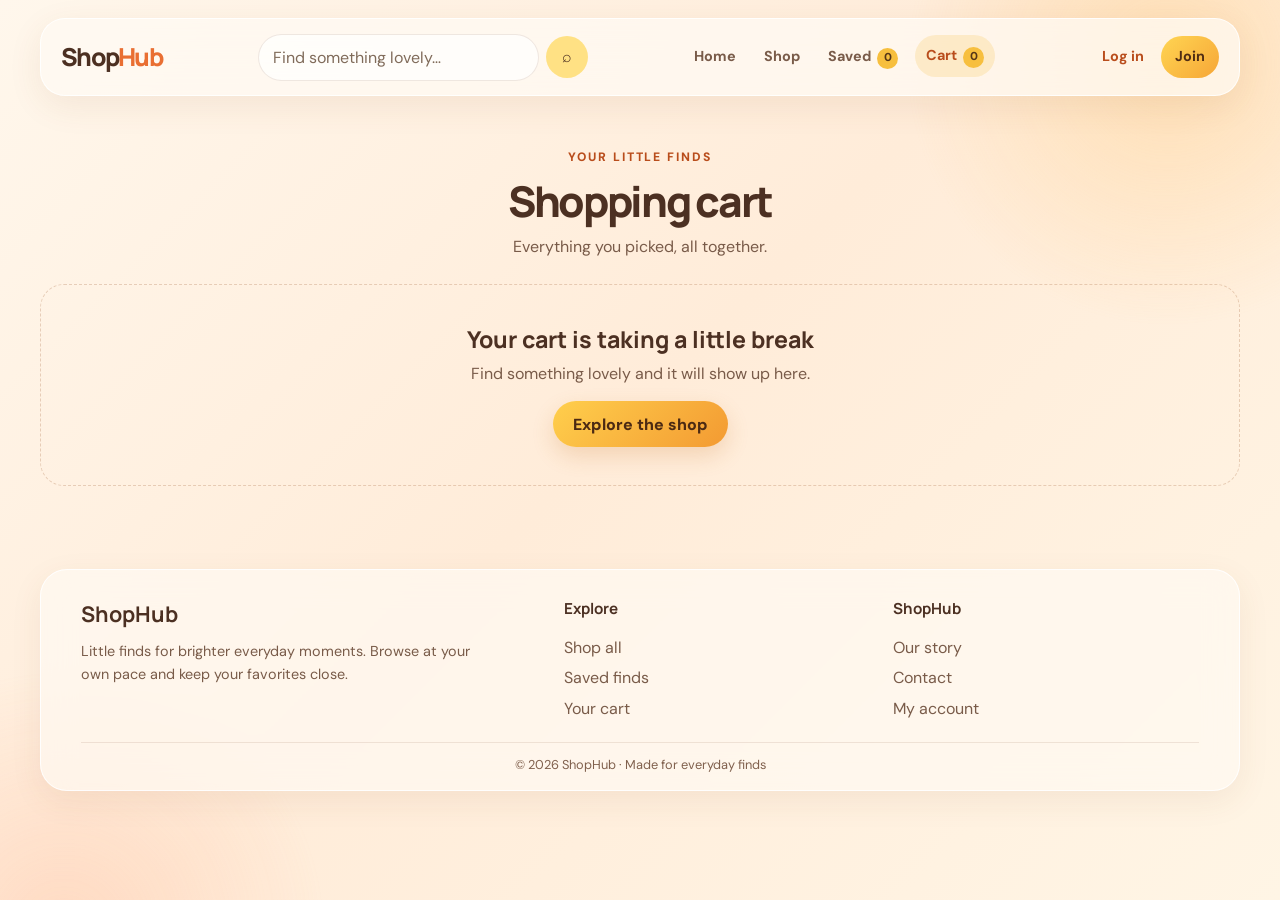
<file: cart.html>
<!DOCTYPE html>
<html lang="en">
<head>
  <meta charset="UTF-8">
  <meta name="viewport" content="width=device-width, initial-scale=1.0">
  <meta name="theme-color" content="#fff0df">
  <title>Your cart | ShopHub</title>
  <link rel="stylesheet" href="css/style.css">
</head>
<body>
  <header id="siteHeader"></header>
  <main class="page-shell products">
    <div class="products-heading">
      <p class="eyebrow">YOUR LITTLE FINDS</p>
      <h1 class="section-heading">Shopping cart</h1>
      <p class="section-intro">Everything you picked, all together.</p>
    </div>
    <div id="cartItems" class="product-grid" aria-live="polite"></div>
    <section id="cartSummary" class="total-panel glass-panel" aria-live="polite">
      <h2 id="totalPrice"></h2>
      <a id="checkoutLink" class="button-primary" href="checkout.html">Continue to checkout <span aria-hidden="true">→</span></a>
    </section>
  </main>
  <footer id="siteFooter"></footer>
  <script src="js/shop-store.js"></script>
  <script src="js/navbar.js"></script>
  <script src="js/catalog.js"></script>
  <script src="js/cart.js"></script>
</body>
</html>
</file>
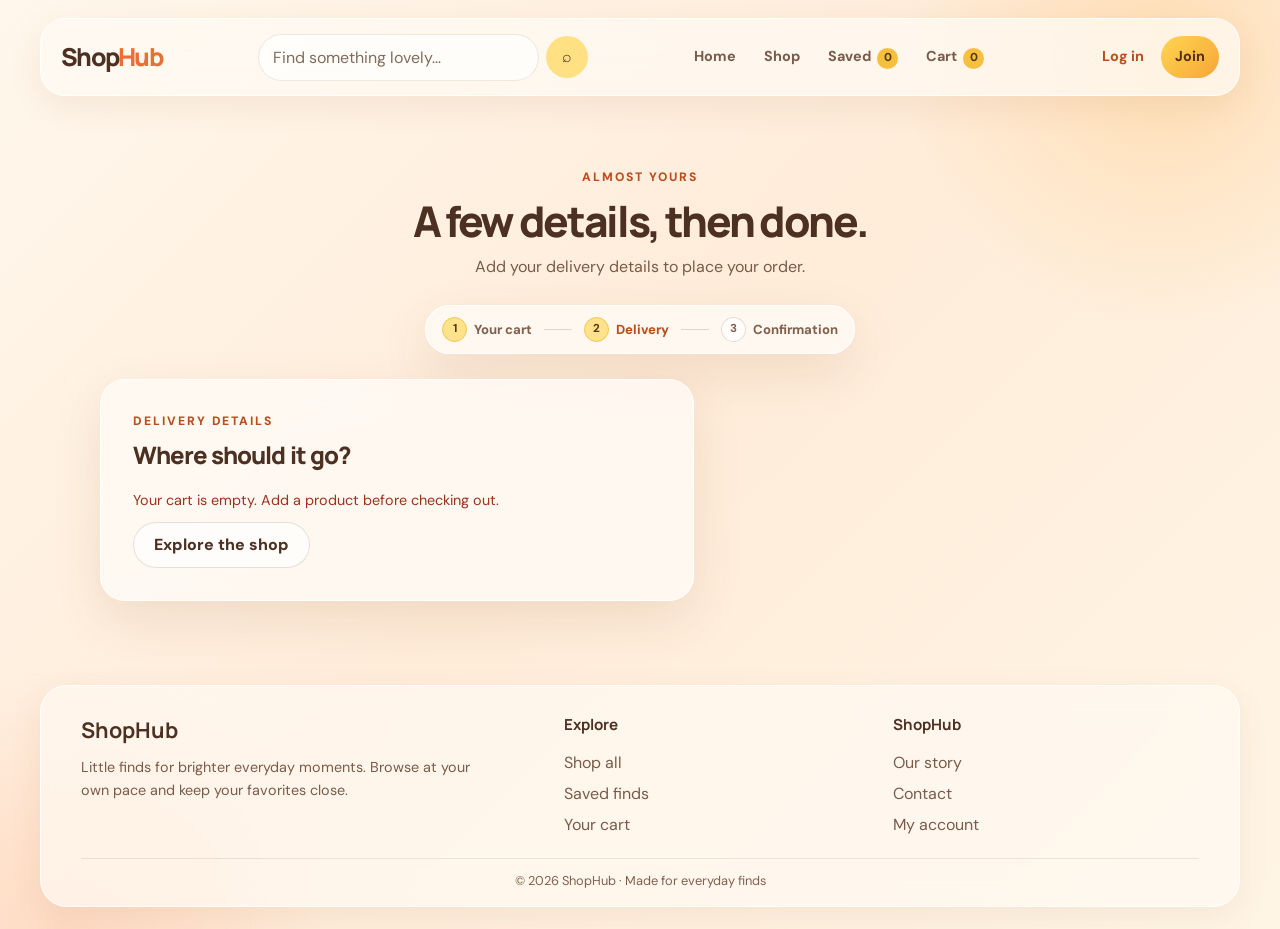
<file: checkout.html>
<!DOCTYPE html>
<html lang="en">
<head>
  <meta charset="UTF-8">
  <meta name="viewport" content="width=device-width, initial-scale=1.0">
  <meta name="theme-color" content="#fff0df">
  <title>Checkout | ShopHub</title>
  <link rel="stylesheet" href="css/style.css">
</head>
<body>
  <header id="siteHeader"></header>
  <main class="page-shell checkout-main">
    <header class="page-intro">
      <p class="eyebrow">ALMOST YOURS</p>
      <h1 class="section-heading">A few details, then done.</h1>
      <p class="section-intro">Add your delivery details to place your order.</p>
    </header>
    <nav class="checkout-steps glass-panel" aria-label="Checkout progress">
      <span class="checkout-step is-complete"><i>1</i> Your cart</span>
      <span class="step-line" aria-hidden="true"></span>
      <span class="checkout-step is-current" aria-current="step"><i>2</i> Delivery</span>
      <span class="step-line" aria-hidden="true"></span>
      <span class="checkout-step"><i>3</i> Confirmation</span>
    </nav>
    <div id="checkoutView" class="checkout-layout">
      <section class="checkout-card glass-panel" aria-labelledby="deliveryTitle">
        <p class="eyebrow">DELIVERY DETAILS</p>
        <h2 id="deliveryTitle">Where should it go?</h2>
        <p id="checkoutStatus" class="form-status" role="status" aria-live="polite" aria-atomic="true"></p>
        <form id="checkoutForm" class="form-stack">
          <label for="deliveryName">Full name</label>
          <input id="deliveryName" name="name" type="text" autocomplete="name" maxlength="120" placeholder="Your full name" required>
          <label for="deliveryAddress">Address</label>
          <textarea id="deliveryAddress" name="address" autocomplete="street-address" minlength="5" maxlength="300" placeholder="House, street, area, city, PIN code" required></textarea>
          <label for="deliveryPhone">Phone number</label>
          <input id="deliveryPhone" name="phone" type="tel" autocomplete="tel" inputmode="tel" maxlength="24" placeholder="+91 98765 43210" required>
          <button id="placeOrderBtn" class="button-primary" type="submit">Place my order <span aria-hidden="true">→</span></button>
          <button id="newOrderAttemptBtn" class="button-secondary" type="button" hidden>Start a new order with these details</button>
        </form>
        <a id="checkoutEmptyLink" class="button-secondary checkout-empty-link" href="products.html" hidden>Explore the shop</a>
      </section>
      <aside id="checkoutSummary" class="checkout-card checkout-summary glass-panel" aria-labelledby="summaryTitle">
        <p class="eyebrow">YOUR HAPPY FINDS</p>
        <h2 id="summaryTitle">Order summary</h2>
        <div id="checkoutItems" class="checkout-items"></div>
        <div class="checkout-total"><span>Total</span><strong id="checkoutTotal"></strong></div>
        <p class="checkout-note">Demo checkout only: no payment is collected. Order details stay in this browser, so use sample delivery information.</p>
      </aside>
    </div>
    <section id="orderSuccess" class="order-success glass-panel" aria-labelledby="successTitle" hidden>
      <div class="success-sparkle" aria-hidden="true">✦</div>
      <p class="eyebrow">ALL SET</p>
      <h2 id="successTitle" tabindex="-1">Order confirmed successfully!</h2>
      <p>Thank you for shopping with ShopHub. We have saved your order.</p>
      <dl class="success-details"><div><dt>Order reference</dt><dd id="orderReference"></dd></div><div><dt>Order total</dt><dd id="confirmedTotal"></dd></div></dl>
      <div class="success-actions"><a class="button-primary" href="orders.html">View my orders</a><a class="button-secondary" href="products.html">Keep browsing</a></div>
    </section>
  </main>
  <footer id="siteFooter"></footer>
  <script src="js/shop-store.js"></script>
  <script src="js/navbar.js"></script>
  <script src="js/catalog.js"></script>
  <script src="js/checkout.js"></script>
</body>
</html>
</file>
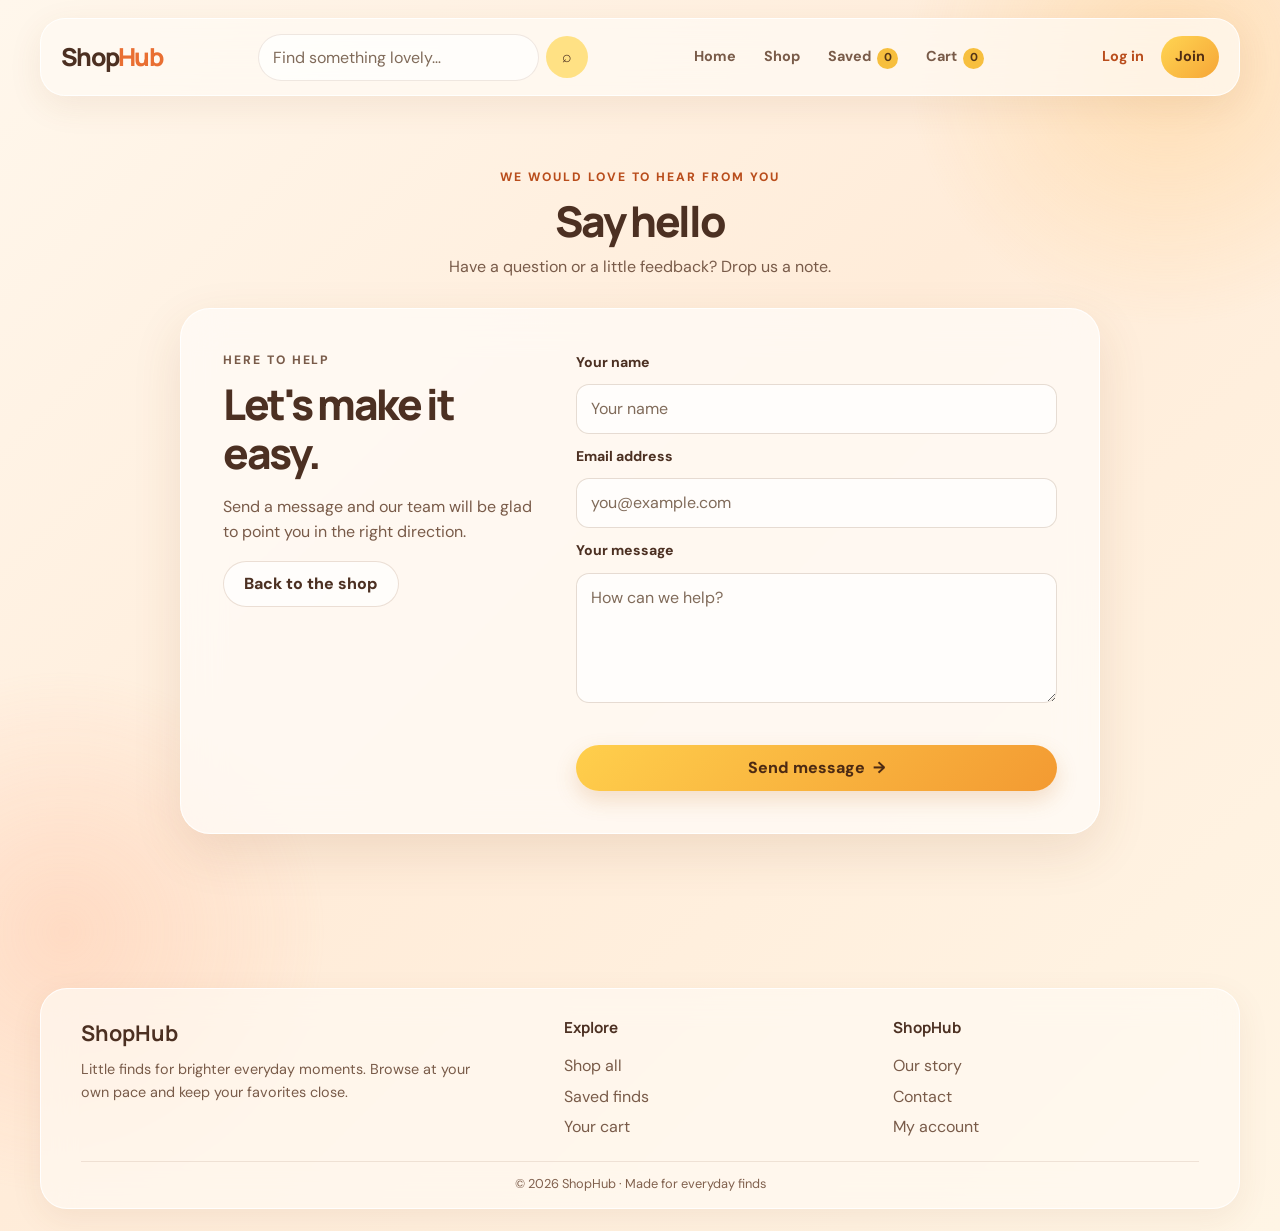
<file: contact.html>
<!DOCTYPE html>
<html lang="en">
<head>
  <meta charset="UTF-8">
  <meta name="viewport" content="width=device-width, initial-scale=1.0">
  <meta name="theme-color" content="#fff0df">
  <title>Contact us | ShopHub</title>
  <link rel="stylesheet" href="css/style.css">
</head>
<body>
  <header id="siteHeader"></header>
  <main class="page-shell">
    <header class="page-intro">
      <p class="eyebrow">WE WOULD LOVE TO HEAR FROM YOU</p>
      <h1 class="section-heading">Say hello</h1>
      <p class="section-intro">Have a question or a little feedback? Drop us a note.</p>
    </header>
    <section class="contact-layout glass-panel reveal" aria-labelledby="contactHeading">
      <div class="contact-copy">
        <p class="eyebrow">HERE TO HELP</p>
        <h2 id="contactHeading" class="section-heading">Let's make it easy.</h2>
        <p>Send a message and our team will be glad to point you in the right direction.</p>
        <a class="button-secondary" href="products.html">Back to the shop</a>
      </div>
      <form id="contactForm" class="contact-form">
        <label for="contactName">Your name</label>
        <input id="contactName" name="name" type="text" autocomplete="name" placeholder="Your name" required>
        <label for="contactEmail">Email address</label>
        <input id="contactEmail" name="email" type="email" autocomplete="email" placeholder="you@example.com" required>
        <label for="contactMessage">Your message</label>
        <textarea id="contactMessage" name="message" placeholder="How can we help?" required></textarea>
        <p id="contactStatus" class="form-status" role="status" aria-live="polite"></p>
        <button class="button-primary" type="submit">Send message <span aria-hidden="true">→</span></button>
      </form>
    </section>
  </main>
  <footer id="siteFooter"></footer>
  <script src="js/shop-store.js"></script>
  <script src="js/navbar.js"></script>
  <script>
    document.getElementById("contactForm").addEventListener("submit", (event) => {
      event.preventDefault();
      document.getElementById("contactStatus").textContent = "Thanks for your note. We appreciate you getting in touch.";
      document.getElementById("contactStatus").classList.add("is-success");
      event.currentTarget.reset();
    });
  </script>
</body>
</html>
</file>
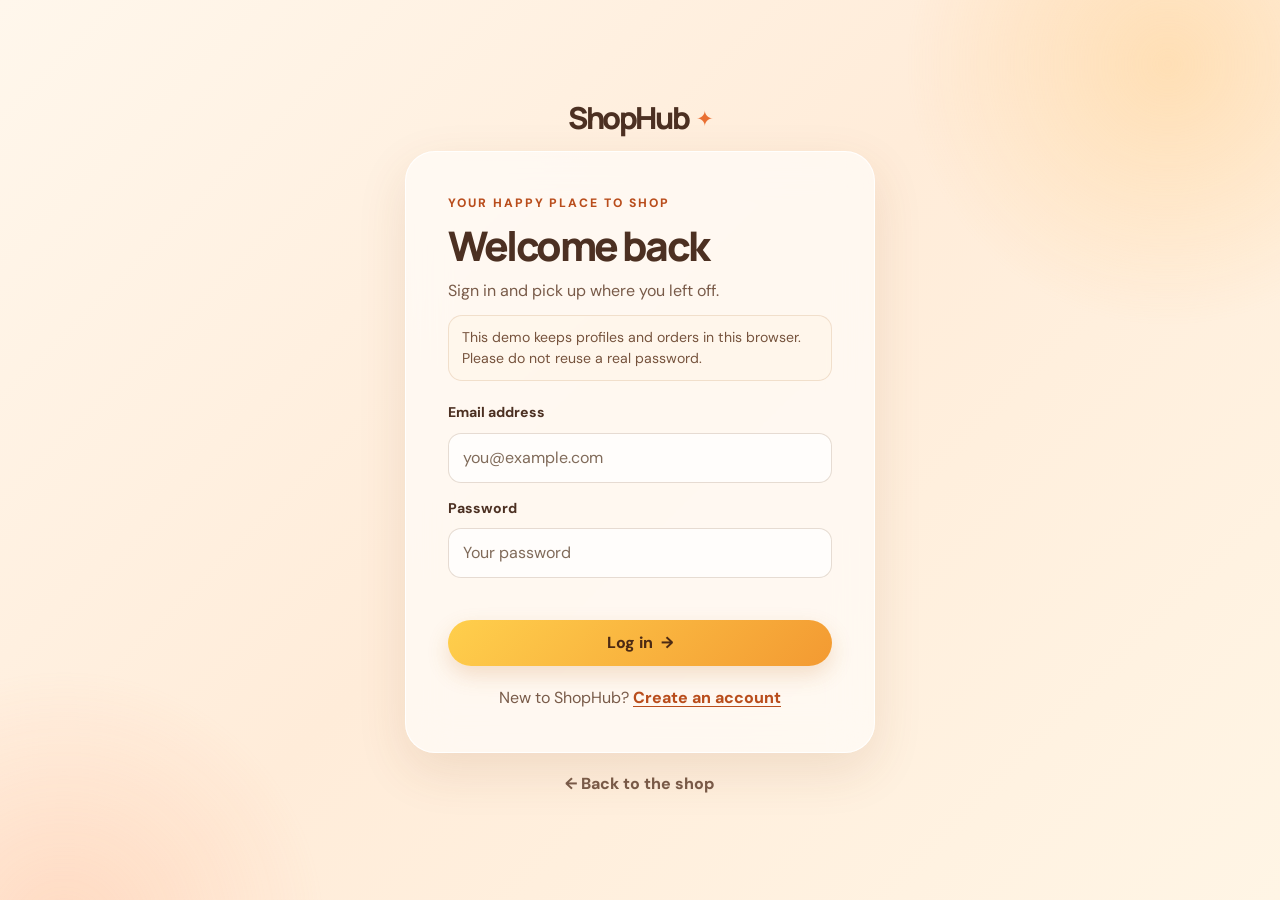
<file: login.html>
<!DOCTYPE html>
<html lang="en">
<head>
  <meta charset="UTF-8">
  <meta name="viewport" content="width=device-width, initial-scale=1.0">
  <meta name="theme-color" content="#fff0df">
  <title>Log in | ShopHub</title>
  <link rel="stylesheet" href="css/style.css">
  <link rel="stylesheet" href="css/auth.css">
</head>
<body class="auth-page">
  <main class="auth-shell">
    <a class="auth-brand" href="index.html" aria-label="ShopHub home">ShopHub<span aria-hidden="true">✦</span></a>
    <section class="form-box glass-panel" aria-labelledby="loginTitle">
      <p class="eyebrow">YOUR HAPPY PLACE TO SHOP</p>
      <h1 id="loginTitle">Welcome back</h1>
      <p class="auth-intro">Sign in and pick up where you left off.</p>
      <p class="auth-demo-note">This demo keeps profiles and orders in this browser. Please do not reuse a real password.</p>
      <form id="loginForm" novalidate>
        <label for="loginEmail">Email address</label>
        <input type="email" id="loginEmail" name="email" autocomplete="email" placeholder="you@example.com" maxlength="254" required>
        <label for="loginPassword">Password</label>
        <input type="password" id="loginPassword" name="password" autocomplete="current-password" placeholder="Your password" required>
        <p id="loginStatus" class="form-status" role="status" aria-live="polite" aria-atomic="true"></p>
        <button class="button-primary auth-submit" type="submit">Log in <span aria-hidden="true">→</span></button>
      </form>
      <p class="auth-switch">New to ShopHub? <a id="signupLink" href="signup.html">Create an account</a></p>
    </section>
    <a class="auth-back" href="index.html"><span aria-hidden="true">←</span> Back to the shop</a>
  </main>
  <script src="js/shop-store.js"></script>
  <script src="js/auth.js"></script>
</body>
</html>
</file>
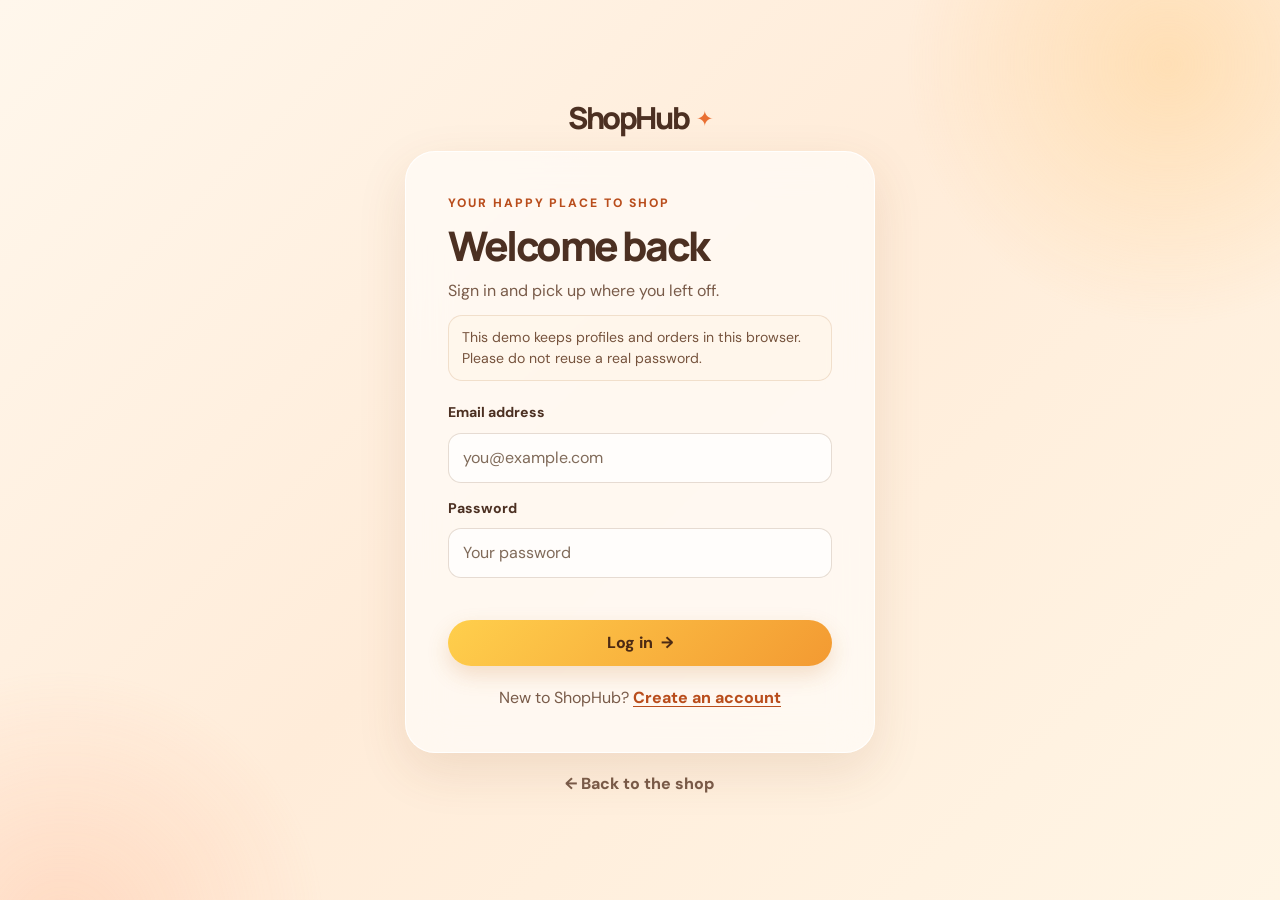
<file: orders.html>
<!DOCTYPE html>
<html lang="en">
<head>
  <meta charset="UTF-8">
  <meta name="viewport" content="width=device-width, initial-scale=1.0">
  <meta name="theme-color" content="#fff0df">
  <title>My orders | ShopHub</title>
  <link rel="stylesheet" href="css/style.css">
</head>
<body>
  <header id="siteHeader"></header>
  <main class="page-shell products">
    <header class="products-heading">
      <p class="eyebrow">YOUR SHOPPING STORY</p>
      <h1 class="section-heading">My orders</h1>
      <p class="section-intro">A little record of your ShopHub finds.</p>
    </header>
    <p id="ordersStatus" class="form-status orders-status" role="status" aria-live="polite">Loading your orders…</p>
    <div id="ordersContainer" class="orders-list"></div>
  </main>
  <footer id="siteFooter"></footer>
  <script src="js/shop-store.js"></script>
  <script src="js/navbar.js"></script>
  <script src="js/catalog.js"></script>
  <script src="js/orders.js"></script>
</body>
</html>
</file>
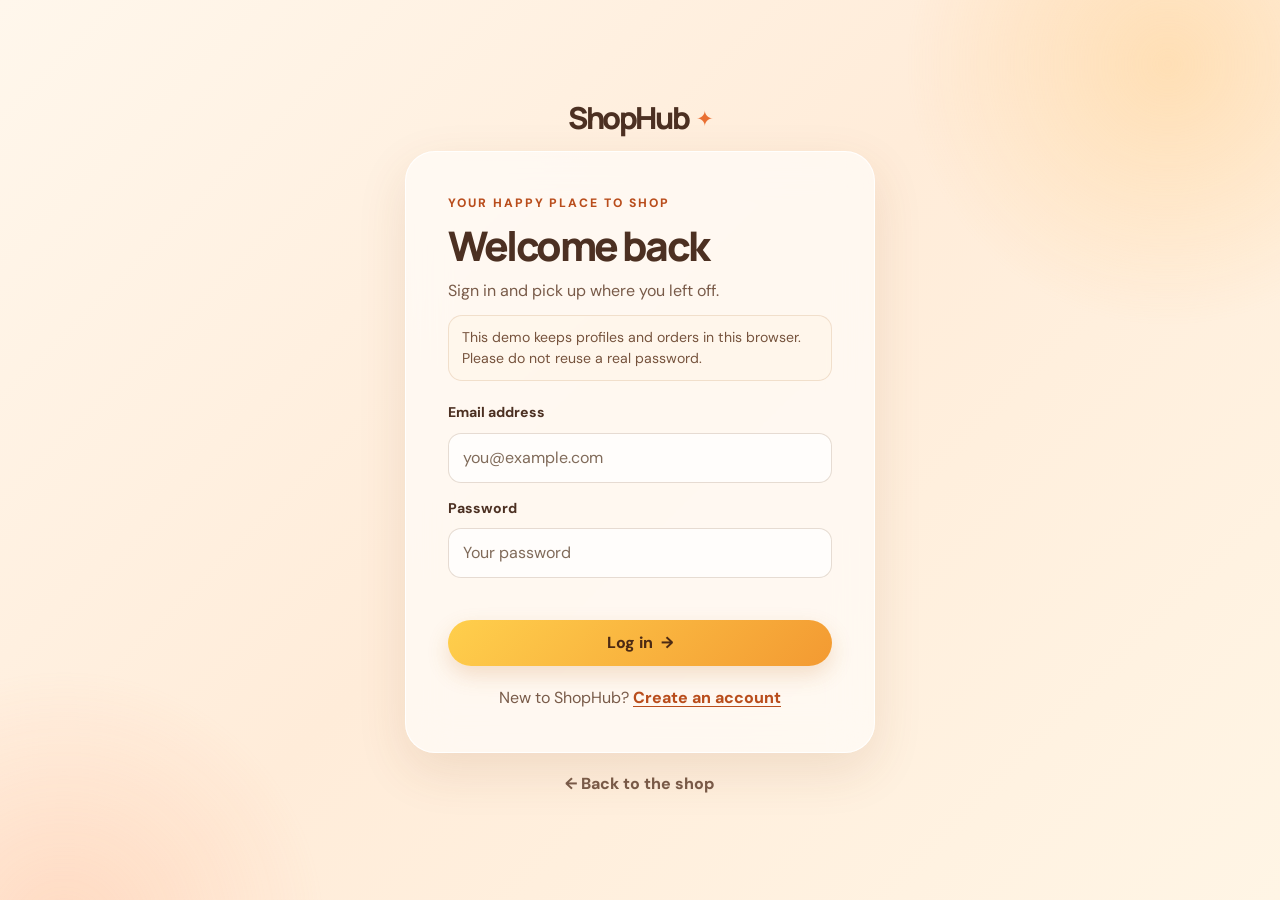
<file: profile.html>
<!DOCTYPE html>
<html lang="en">
<head>
  <meta charset="UTF-8">
  <meta name="viewport" content="width=device-width, initial-scale=1.0">
  <meta name="theme-color" content="#fff0df">
  <title>My profile | ShopHub</title>
  <link rel="stylesheet" href="css/style.css">
  <link rel="stylesheet" href="css/profile.css">
</head>
<body class="profile-page">
  <header id="siteHeader"></header>
  <main class="profile-main">
    <section class="profile-card glass-panel" aria-labelledby="profileTitle">
      <div class="profile-avatar" aria-hidden="true">✦</div>
      <p class="eyebrow">YOUR SHOPHUB ACCOUNT</p>
      <h1 id="profileTitle">My profile</h1>
      <p id="username" class="profile-name">Loading your name…</p>
      <p id="email" class="profile-email"></p>
      <p id="profileStatus" class="form-status" role="status" aria-live="polite"></p>
      <div class="profile-actions">
        <button id="ordersBtn" class="button-primary" type="button">My orders</button>
        <button id="wishlistBtn" class="button-secondary" type="button">Saved finds</button>
        <button id="profileLogoutBtn" class="button-quiet" type="button">Log out</button>
      </div>
    </section>
  </main>
  <footer id="siteFooter"></footer>
  <script src="js/shop-store.js"></script>
  <script src="js/profile.js"></script>
  <script src="js/navbar.js"></script>
</body>
</html>
</file>
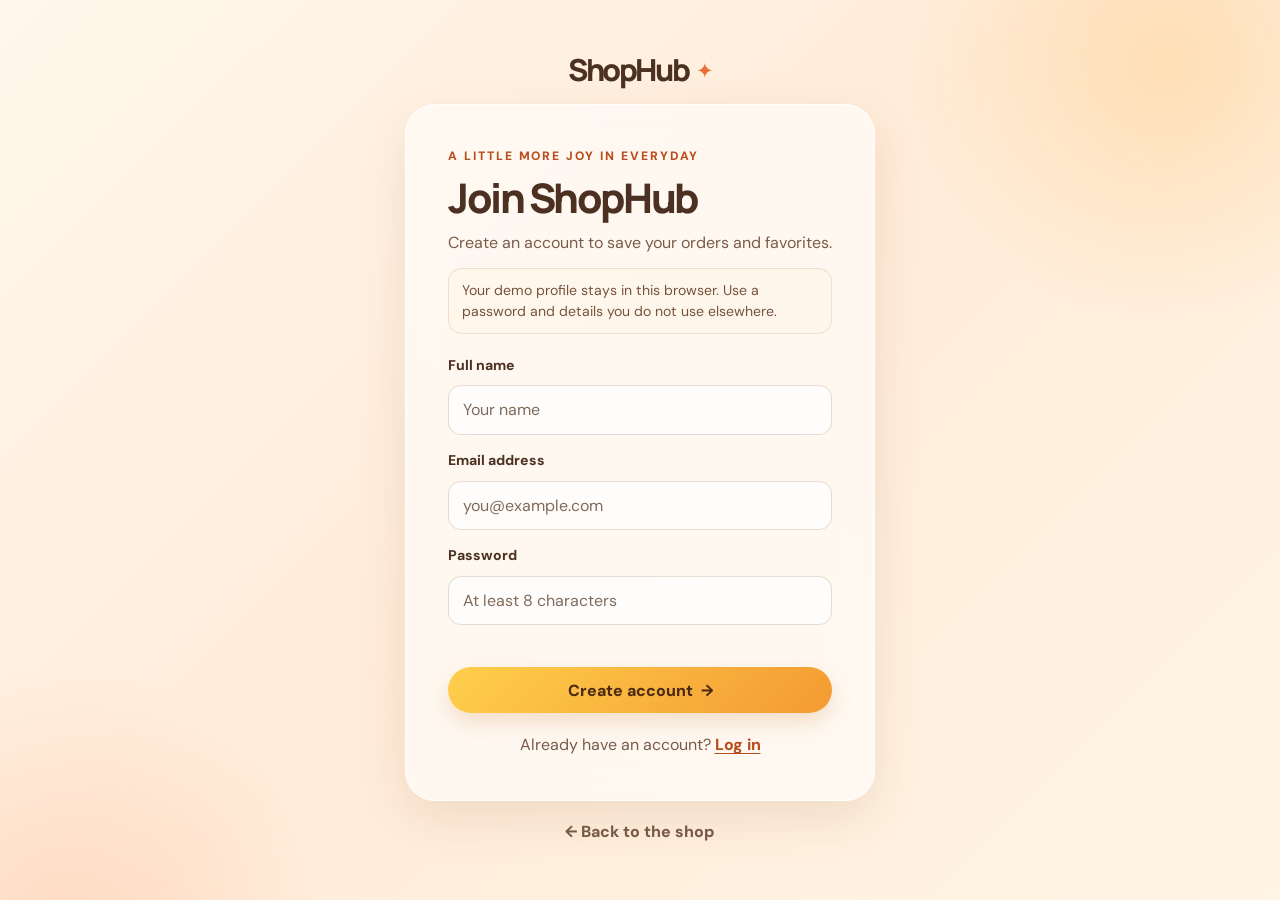
<file: signup.html>
<!DOCTYPE html>
<html lang="en">
<head>
  <meta charset="UTF-8">
  <meta name="viewport" content="width=device-width, initial-scale=1.0">
  <meta name="theme-color" content="#fff0df">
  <title>Create an account | ShopHub</title>
  <link rel="stylesheet" href="css/style.css">
  <link rel="stylesheet" href="css/auth.css">
</head>
<body class="auth-page">
  <main class="auth-shell">
    <a class="auth-brand" href="index.html" aria-label="ShopHub home">ShopHub<span aria-hidden="true">✦</span></a>
    <section class="form-box glass-panel" aria-labelledby="signupTitle">
      <p class="eyebrow">A LITTLE MORE JOY IN EVERYDAY</p>
      <h1 id="signupTitle">Join ShopHub</h1>
      <p class="auth-intro">Create an account to save your orders and favorites.</p>
      <p class="auth-demo-note">Your demo profile stays in this browser. Use a password and details you do not use elsewhere.</p>
      <form id="signupForm" novalidate>
        <label for="signupName">Full name</label>
        <input type="text" id="signupName" name="name" autocomplete="name" placeholder="Your name" maxlength="120" required>
        <label for="signupEmail">Email address</label>
        <input type="email" id="signupEmail" name="email" autocomplete="email" placeholder="you@example.com" maxlength="254" required>
        <label for="signupPassword">Password</label>
        <input type="password" id="signupPassword" name="password" autocomplete="new-password" minlength="8" maxlength="256" placeholder="At least 8 characters" required>
        <p id="signupStatus" class="form-status" role="status" aria-live="polite" aria-atomic="true"></p>
        <button class="button-primary auth-submit" type="submit">Create account <span aria-hidden="true">→</span></button>
      </form>
      <p class="auth-switch">Already have an account? <a id="loginLink" href="login.html">Log in</a></p>
    </section>
    <a class="auth-back" href="index.html"><span aria-hidden="true">←</span> Back to the shop</a>
  </main>
  <script src="js/shop-store.js"></script>
  <script src="js/auth.js"></script>
</body>
</html>
</file>
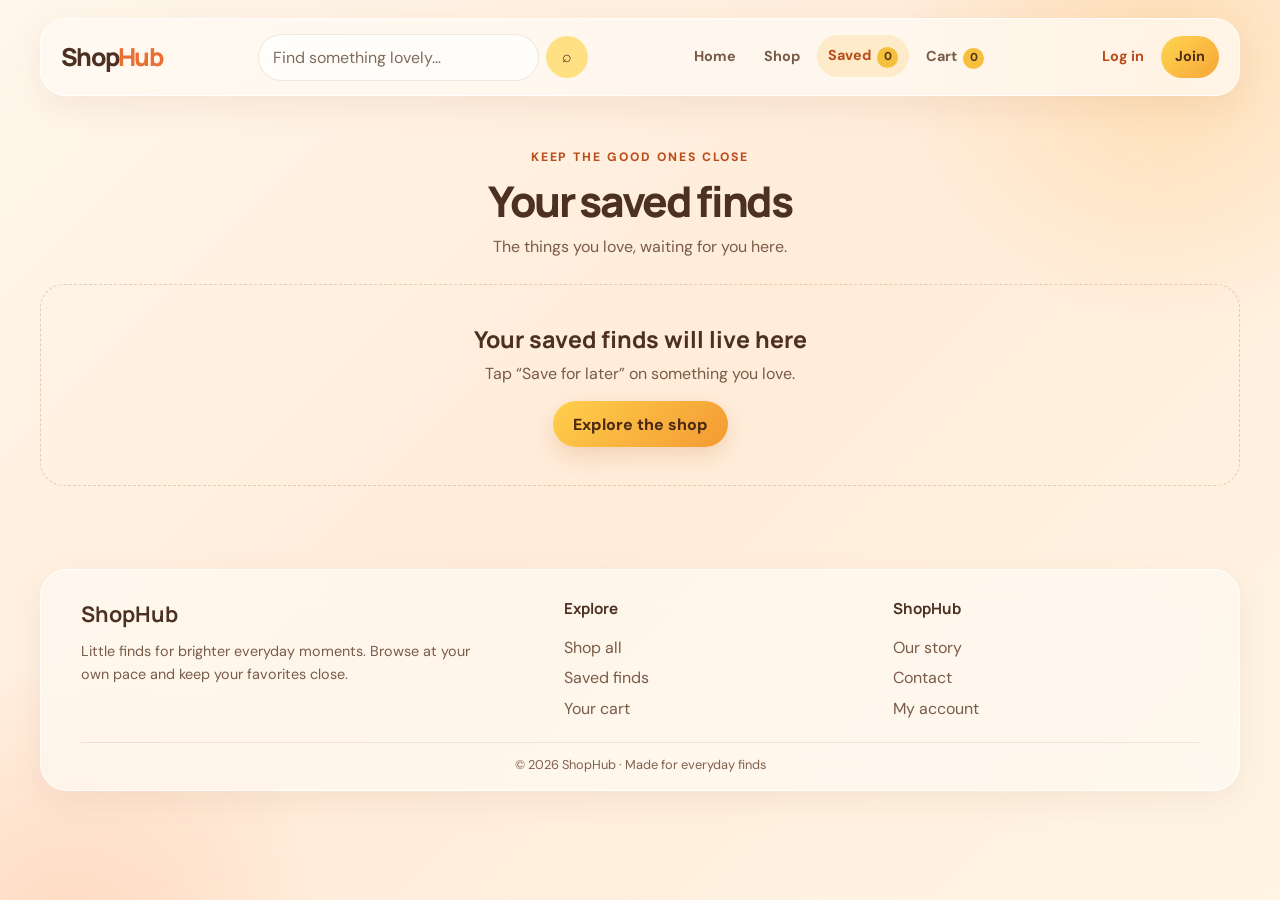
<file: wishlist.html>
<!DOCTYPE html>
<html lang="en">
<head>
  <meta charset="UTF-8">
  <meta name="viewport" content="width=device-width, initial-scale=1.0">
  <meta name="theme-color" content="#fff0df">
  <title>Saved finds | ShopHub</title>
  <link rel="stylesheet" href="css/style.css">
</head>
<body>
  <header id="siteHeader"></header>
  <main class="page-shell products">
    <div class="products-heading">
      <p class="eyebrow">KEEP THE GOOD ONES CLOSE</p>
      <h1 class="section-heading">Your saved finds</h1>
      <p class="section-intro">The things you love, waiting for you here.</p>
    </div>
    <div id="wishlistItems" class="product-grid" aria-live="polite"></div>
  </main>
  <footer id="siteFooter"></footer>
  <script src="js/shop-store.js"></script>
  <script src="js/navbar.js"></script>
  <script src="js/catalog.js"></script>
  <script src="js/wishlist.js"></script>
</body>
</html>
</file>
<file: css/style.css>
@import url('https://fonts.googleapis.com/css2?family=DM+Sans:wght@400;500;600;700&family=Manrope:wght@400;500;600;700;800&display=swap');

:root {
  color-scheme: light;
  --ink: #4c3022;
  --ink-soft: #795b49;
  --ink-muted: #80604d;
  --paper: #fffaf3;
  --peach: #ffe6d2;
  --peach-deep: #ffd2b2;
  --orange: #e96f32;
  --orange-dark: #b94d1c;
  --gold: #f3b62d;
  --yellow: #ffe184;
  --glass: rgba(255, 252, 247, .76);
  --glass-bright: rgba(255, 255, 255, .88);
  --line: rgba(255, 255, 255, .85);
  --warm-shadow: 0 18px 50px rgba(135, 73, 35, .12);
  --soft-shadow: 0 8px 24px rgba(135, 73, 35, .09);
  --radius-xl: 30px;
  --radius-lg: 22px;
  --radius-md: 15px;
  --content-width: 1200px;
  font-family: 'DM Sans', sans-serif;
  font-synthesis: none;
  text-rendering: optimizeLegibility;
}

* { box-sizing: border-box; }
html { min-width: 320px; scroll-behavior: smooth; }
body {
  min-height: 100vh;
  margin: 0;
  color: var(--ink);
  background: linear-gradient(135deg, #fff7ec 0%, #ffecd9 48%, #fff5e5 100%);
  font-family: 'DM Sans', sans-serif;
  line-height: 1.6;
  overflow-x: hidden;
  isolation: isolate;
}
body::before, body::after {
  position: fixed;
  z-index: -1;
  width: 34rem;
  height: 34rem;
  border-radius: 50%;
  content: '';
  pointer-events: none;
  filter: blur(2px);
  animation: ambient-drift 18s ease-in-out infinite alternate;
}
body::before { top: -13rem; right: -10rem; background: radial-gradient(circle, rgba(255, 198, 115, .36), rgba(255, 198, 115, 0) 68%); }
body::after { bottom: -19rem; left: -13rem; background: radial-gradient(circle, rgba(255, 166, 127, .26), rgba(255, 166, 127, 0) 68%); animation-delay: -7s; }
img { display: block; max-width: 100%; }
.sr-only { position: absolute; width: 1px; height: 1px; padding: 0; margin: -1px; overflow: hidden; clip: rect(0, 0, 0, 0); white-space: nowrap; border: 0; }
a { color: var(--orange-dark); text-underline-offset: 3px; }
a:hover { color: #963a15; }
button, input, textarea, select { font: inherit; }
button, a, input, textarea, select { -webkit-tap-highlight-color: transparent; }
:focus-visible { outline: 3px solid #bd5a26; outline-offset: 3px; }
::selection { color: #462514; background: #ffdb80; }

#siteHeader { position: relative; z-index: 10; padding: 18px 24px 4px; }
.navbar {
  width: min(100%, var(--content-width));
  min-height: 78px;
  margin: 0 auto;
  padding: 14px 20px;
  display: flex;
  align-items: center;
  justify-content: space-between;
  gap: 18px;
  border: 1px solid var(--line);
  border-radius: 25px;
  background: rgba(255, 250, 243, .75);
  box-shadow: 0 10px 34px rgba(131, 75, 37, .09);
  -webkit-backdrop-filter: blur(18px);
  backdrop-filter: blur(18px);
  animation: shell-enter .7s cubic-bezier(.2,.7,.2,1) both;
}
.logo a, .logo {
  color: var(--ink);
  font: 800 1.55rem/1 'Manrope', sans-serif;
  letter-spacing: -.07em;
  text-decoration: none;
  white-space: nowrap;
}
.logo a span { color: var(--orange); }
.search-box { display: flex; align-items: center; gap: 7px; flex: 1 1 230px; max-width: 330px; }
.search-box input {
  width: 100%; min-width: 0; height: 42px; padding: 0 14px;
  border: 1px solid rgba(148, 105, 73, .15); border-radius: 999px;
  background: rgba(255,255,255,.7); color: var(--ink); transition: border-color .2s, box-shadow .2s, background .2s;
}
.search-box input:focus { border-color: rgba(215, 110, 49, .55); background: #fff; box-shadow: 0 0 0 4px rgba(233,111,50,.11); outline: 0; }
.search-box button { width: 42px; height: 42px; flex: 0 0 42px; display: grid; place-items: center; border: 0; border-radius: 50%; background: var(--yellow); color: var(--ink); cursor: pointer; transition: transform .2s, background .2s; }
.search-box button:hover { transform: rotate(-8deg) scale(1.06); background: #ffd457; }
.nav-links, .user-menu { display: flex; align-items: center; justify-content: center; gap: 6px; }
.nav-links a, .user-menu > a {
  padding: 9px 11px; border-radius: 999px; color: var(--ink-soft); font-size: .9rem; font-weight: 700; text-decoration: none; white-space: nowrap;
  transition: color .2s, background .2s, transform .2s;
}
.nav-links a:hover, .nav-links a[aria-current="page"] { color: var(--orange-dark); background: rgba(243,182,45,.19); transform: translateY(-1px); }
.count-badge { display: inline-grid; min-width: 21px; height: 21px; margin-left: 3px; padding: 0 5px; place-items: center; border-radius: 999px; background: #f7bf3e; color: #553617; font-size: .72rem; font-weight: 800; }
.user-menu { position: relative; flex: 0 0 auto; }
.user-menu > a#loginLink { color: var(--orange-dark); }
.user-menu > a#signupLink { padding-inline: 14px; background: linear-gradient(135deg, #ffd552, #f6a637); color: #512d14; }
.profile-menu { position: relative; }
#profileBtn { max-width: 180px; padding: 10px 13px; overflow: hidden; border: 1px solid rgba(161,101,51,.16); border-radius: 999px; background: rgba(255,255,255,.66); color: var(--ink); cursor: pointer; text-overflow: ellipsis; white-space: nowrap; }
.dropdown { position: absolute; top: calc(100% + 12px); right: 0; z-index: 12; width: 210px; padding: 10px; border: 1px solid var(--line); border-radius: 18px; background: rgba(255,250,243,.96); box-shadow: var(--warm-shadow); -webkit-backdrop-filter: blur(16px); backdrop-filter: blur(16px); }
.dropdown[hidden] { display: none; }
.dropdown a { display: block; padding: 9px 10px; border-radius: 11px; color: var(--ink-soft); font-size: .9rem; font-weight: 600; text-decoration: none; }
.dropdown a:hover { background: #fff0d8; color: var(--orange-dark); }
.dropdown .logout-link { width: 100%; display: block; padding: 9px 10px; border: 0; border-radius: 11px; background: transparent; color: var(--ink-soft); font-size: .9rem; font-weight: 600; text-align: left; cursor: pointer; }
.dropdown .logout-link:hover { background: #fff0d8; color: var(--orange-dark); }
.nav-status { margin: 5px 8px; color: #a33b20; font-size: .82rem; }

main { width: min(calc(100% - 40px), var(--content-width)); margin: 0 auto; }
.page-shell { padding-top: 34px; padding-bottom: 76px; }
.section-heading { margin: 0 0 8px; color: var(--ink); font: 800 clamp(1.8rem, 4vw, 2.65rem)/1.15 'Manrope', sans-serif; letter-spacing: -.055em; }
.section-intro { max-width: 660px; margin: 0 auto; color: var(--ink-soft); }
.eyebrow { margin: 0 0 10px; color: var(--orange-dark); font-size: .76rem; font-weight: 800; letter-spacing: .16em; text-transform: uppercase; }
.glass-panel {
  border: 1px solid rgba(255,255,255,.88);
  background: var(--glass);
  box-shadow: var(--warm-shadow);
  -webkit-backdrop-filter: blur(20px);
  backdrop-filter: blur(20px);
}
.reveal { animation: rise-in .7s cubic-bezier(.2,.7,.2,1) both; }
.button-primary, .button-secondary, .button-quiet, .btn {
  min-height: 46px; padding: 11px 20px; display: inline-flex; justify-content: center; align-items: center; gap: 8px;
  border: 0; border-radius: 999px; font-weight: 800; line-height: 1.2; text-decoration: none; cursor: pointer;
  transition: transform .2s ease, box-shadow .2s ease, background .2s ease, filter .2s ease;
}
.button-primary, .btn { background: linear-gradient(135deg, #ffcf4c, #f39a32); color: #4c2a13; box-shadow: 0 9px 22px rgba(196,112,30,.2); }
.button-primary:hover, .btn:hover { color: #462514; transform: translateY(-2px); box-shadow: 0 14px 28px rgba(196,112,30,.28); }
.button-primary:active, .button-secondary:active, .button-quiet:active, .btn:active { transform: translateY(1px) scale(.98); }
.button-primary:disabled, .button-secondary:disabled { opacity: .58; cursor: not-allowed; transform: none; }
.button-secondary { border: 1px solid rgba(150,93,52,.19); background: rgba(255,255,255,.65); color: var(--ink); }
.button-secondary:hover { background: #fff; transform: translateY(-2px); box-shadow: var(--soft-shadow); }
.button-quiet { border: 1px solid rgba(150,93,52,.18); background: transparent; color: var(--ink-soft); }
.button-quiet:hover { background: rgba(255,255,255,.65); }
.button-link { color: var(--orange-dark); font-weight: 800; }

.hero {
  position: relative; min-height: 390px; margin-top: 32px; padding: clamp(30px, 7vw, 78px);
  display: grid; grid-template-columns: 1.15fr .85fr; align-items: center; gap: 30px; overflow: hidden;
  border: 1px solid rgba(255,255,255,.98); outline: 1px solid rgba(184,93,42,.2); outline-offset: 3px; border-radius: 36px;
  background: linear-gradient(120deg, rgba(255,249,237,.97) 0%, rgba(255,225,188,.96) 54%, rgba(255,199,143,.93) 100%);
  box-shadow: 0 28px 70px rgba(122,66,35,.2), 0 7px 22px rgba(209,111,39,.1), inset 0 1px 0 rgba(255,255,255,.9); -webkit-backdrop-filter: blur(20px); backdrop-filter: blur(20px);
}
.hero::after { position: absolute; width: 340px; height: 340px; right: 8%; top: -130px; border: 1px solid rgba(255,255,255,.66); border-radius: 50%; box-shadow: 0 0 0 30px rgba(255,255,255,.12), 0 0 0 70px rgba(255,255,255,.09); content: ''; pointer-events: none; }
.hero-copy { position: relative; z-index: 1; max-width: 610px; }
.hero h1 { max-width: 640px; margin: 0 0 16px; color: #512f1e; font: 800 clamp(2.7rem, 6.6vw, 5rem)/1.02 'Manrope', sans-serif; letter-spacing: -.075em; }
.hero p { max-width: 510px; margin: 0; color: var(--ink-soft); font-size: clamp(1rem, 1.6vw, 1.15rem); }
.hero-actions { display: flex; align-items: center; flex-wrap: wrap; gap: 14px; margin-top: 27px; }
.hero-note { color: var(--ink-muted); font-size: .87rem; }
.hero-art { position: relative; z-index: 1; min-height: 260px; display: grid; place-items: center; }
.hero-orbit { position: absolute; width: min(100%, 340px); aspect-ratio: 1; border: 1px dashed rgba(177,103,53,.23); border-radius: 50%; animation: slow-spin 34s linear infinite; }
.hero-orbit::before, .hero-orbit::after { position: absolute; width: 48px; height: 48px; border: 1px solid rgba(255,255,255,.9); border-radius: 50%; background: rgba(255,255,255,.5); box-shadow: var(--soft-shadow); content: ''; }
.hero-orbit::before { top: 13%; left: 18%; }.hero-orbit::after { right: 9%; bottom: 19%; width: 28px; height: 28px; background: #ffd35d; }
.hero-product-image { width: min(78%, 290px); aspect-ratio: 1; object-fit: cover; border: 9px solid rgba(255,255,255,.75); border-radius: 32% 68% 58% 42% / 40% 43% 57% 60%; box-shadow: 0 25px 50px rgba(130,67,32,.2); transform: rotate(-5deg); animation: bob 5s ease-in-out infinite; }
.featured-section { padding: 68px 0 18px; }
.products-heading { margin-bottom: 24px; text-align: center; }
.featured-head { margin-bottom: 24px; display: flex; align-items: end; justify-content: space-between; gap: 18px; }
.products { padding-top: 48px; padding-bottom: 75px; }
.products-heading { margin: 0 0 24px; text-align: center; }
.product-tools { width: min(100%, 690px); margin: 0 auto 27px; padding: 13px; display: flex; gap: 10px; border-radius: 18px; }
.product-tools input { flex: 1; min-width: 150px; }
.product-grid { display: grid; grid-template-columns: repeat(auto-fit, minmax(225px, 1fr)); gap: 21px; }
.card, .product-card {
  min-width: 0; padding: 14px; overflow: hidden; border: 1px solid rgba(255,255,255,.9); border-radius: 24px;
  background: #fff; box-shadow: var(--soft-shadow); -webkit-backdrop-filter: blur(15px); backdrop-filter: blur(15px);
  text-align: left; transform: translateY(0); transition: transform .24s cubic-bezier(.2,.7,.2,1), box-shadow .24s ease, background-color .24s ease;
  animation: rise-in .55s both;
}
.card:hover, .product-card:hover { transform: translateY(-4px); background-color: #fff; box-shadow: 0 15px 30px rgba(128,71,37,.13); }
.card img, .product-card img { width: 100%; height: 205px; padding: 7px; object-fit: contain; border-radius: 17px; background: #fff; }
.card h3, .product-card h3 { margin: 15px 4px 3px; color: var(--ink); font: 750 1.1rem/1.3 'Manrope', sans-serif; }
.card p, .product-card p { margin: 4px; color: var(--ink-soft); }
.product-price { color: var(--orange-dark) !important; font-weight: 800; font-size: 1.08rem; }
.card button, .product-card button { width: 100%; min-height: 42px; margin-top: 10px; padding: 9px 13px; border: 0; border-radius: 13px; background: linear-gradient(135deg, #ffd75b, #f5a33b); color: #4d2d16; font-weight: 800; cursor: pointer; transition: transform .2s, filter .2s; }
.card button:hover, .product-card button:hover { transform: translateY(-1px); filter: saturate(1.12); }
.card button + button, .product-card button + button { border: 1px solid rgba(171,98,53,.16); background: rgba(255,255,255,.65); }
.empty-state { grid-column: 1/-1; padding: 38px 24px; border: 1px dashed rgba(166,106,63,.27); border-radius: 24px; color: var(--ink-soft); text-align: center; }
.empty-state h2 { margin: 0 0 6px; color: var(--ink); font: 750 1.45rem 'Manrope', sans-serif; }
.empty-state p { margin: 0 0 15px; }
.total-panel { width: min(100%, 480px); margin: 24px 0 0 auto; padding: 22px; border-radius: 22px; text-align: right; }
.total-panel h2 { margin: 0 0 14px; font: 800 1.45rem 'Manrope', sans-serif; }
.page-intro { padding: 34px 0 0; text-align: center; }
.about-layout { margin-top: 32px; padding: 24px; display: grid; grid-template-columns: .95fr 1.05fr; gap: 30px; align-items: center; border-radius: var(--radius-xl); }
.about-layout img { width: 100%; min-height: 280px; max-height: 430px; object-fit: cover; border-radius: 22px; }
.about-text h2 { margin: 0 0 12px; font: 800 1.8rem 'Manrope', sans-serif; }
.about-text p { color: var(--ink-soft); }
.team-section { padding: 55px 0 20px; text-align: center; }
.team-grid { margin-top: 23px; display: grid; grid-template-columns: repeat(3, minmax(0,1fr)); gap: 18px; }
.team-card { padding: 23px; border-radius: 22px; }
.team-card h3 { margin: 10px 0 0; font: 750 1.05rem 'Manrope', sans-serif; }
.team-card p { margin: 2px 0 0; color: var(--ink-muted); }
.avatar { width: 64px; height: 64px; margin: auto; display: grid; place-items: center; border: 1px solid white; border-radius: 50%; background: linear-gradient(135deg, #ffe38a, #f8a26f); color: #603b1c; font: 800 1.45rem 'Manrope', sans-serif; box-shadow: var(--soft-shadow); }
.contact-layout { max-width: 920px; margin: 28px auto 70px; padding: clamp(22px, 5vw, 42px); display: grid; grid-template-columns: .8fr 1.2fr; gap: 32px; border-radius: var(--radius-xl); }
.contact-copy p { color: var(--ink-soft); }
.contact-form, .form-stack { display: grid; gap: 11px; }
label { display: block; color: var(--ink); font-size: .88rem; font-weight: 750; }
input, textarea, select { width: 100%; min-height: 47px; padding: 11px 14px; border: 1px solid rgba(143,99,67,.22); border-radius: 13px; background: rgba(255,255,255,.72); color: var(--ink); transition: border-color .2s, box-shadow .2s, background .2s; }
input::placeholder, textarea::placeholder { color: #806b5a; }
input:focus, textarea:focus, select:focus { border-color: rgba(202,94,38,.63); background: #fff; box-shadow: 0 0 0 4px rgba(233,111,50,.12); outline: 0; }
textarea { min-height: 130px; resize: vertical; }
.form-status { min-height: 1.4em; margin: 0; font-size: .9rem; }
.form-status.is-error { color: #9c321d; }.form-status.is-success { color: #286b41; }.form-status.is-pending { color: var(--ink-soft); }
[hidden] { display: none !important; }
.checkout-main { max-width: 1080px; }
.checkout-steps { width: fit-content; max-width: 100%; margin: 25px auto; padding: 11px 16px; display: flex; align-items: center; gap: 12px; border-radius: 999px; }
.checkout-step { display: flex; align-items: center; gap: 7px; color: var(--ink-muted); font-size: .82rem; font-weight: 750; white-space: nowrap; }
.checkout-step i { width: 25px; height: 25px; display: grid; place-items: center; border: 1px solid rgba(135,87,53,.2); border-radius: 50%; background: rgba(255,255,255,.7); color: var(--ink-muted); font-size: .72rem; font-style: normal; }
.checkout-step.is-current { color: var(--orange-dark); }.checkout-step.is-current i, .checkout-step.is-complete i { border-color: #f1c650; background: #ffe28c; color: #5b3718; }
.step-line { width: 28px; height: 1px; background: rgba(135,87,53,.22); }
.checkout-layout { display: grid; grid-template-columns: 1.12fr .88fr; align-items: start; gap: 20px; }
.checkout-card { padding: clamp(20px, 4vw, 32px); border-radius: 25px; }
.checkout-card h2 { margin: 0 0 19px; font: 800 1.5rem/1.2 'Manrope', sans-serif; letter-spacing: -.04em; }
.checkout-summary { position: sticky; top: 20px; }
.checkout-items { display: grid; gap: 11px; }
.checkout-item, .order-items li { display: flex; justify-content: space-between; align-items: flex-start; gap: 12px; color: var(--ink-soft); font-size: .92rem; }
.checkout-item strong, .order-items strong { color: var(--ink); white-space: nowrap; }
.checkout-total { margin-top: 20px; padding-top: 16px; display: flex; justify-content: space-between; gap: 12px; border-top: 1px solid rgba(135,87,53,.17); font-weight: 750; }
.checkout-total strong { color: var(--orange-dark); font: 800 1.3rem 'Manrope', sans-serif; }
.checkout-note { margin: 13px 0 0; color: var(--ink-muted); font-size: .82rem; }
.checkout-empty-link { display: inline-flex; margin-top: 10px; }
.order-success { max-width: 720px; margin: 30px auto 65px; padding: clamp(25px, 6vw, 48px); border-radius: 30px; text-align: center; animation: rise-in .6s ease both; }
.order-success h2 { margin: 0; color: var(--ink); font: 800 clamp(1.8rem, 5vw, 2.6rem)/1.13 'Manrope', sans-serif; letter-spacing: -.06em; }
.order-success > p:not(.eyebrow) { color: var(--ink-soft); }
.success-sparkle { width: 68px; height: 68px; margin: 0 auto 15px; display: grid; place-items: center; border: 1px solid white; border-radius: 50%; background: linear-gradient(135deg, var(--yellow), #f4a066); color: #603b1c; font-size: 2rem; box-shadow: var(--soft-shadow); }
.success-details { max-width: 430px; margin: 22px auto; padding: 16px 20px; border: 1px solid rgba(255,255,255,.95); border-radius: 18px; background: rgba(255,255,255,.49); text-align: left; }
.success-details div { display: flex; justify-content: space-between; flex-wrap: wrap; gap: 8px; }.success-details div + div { margin-top: 10px; }
.success-details dt { color: var(--ink-muted); }.success-details dd { margin: 0; color: var(--ink); font-weight: 800; }
.success-actions { display: flex; justify-content: center; flex-wrap: wrap; gap: 10px; }
.orders-status { text-align: center; }
.orders-list { display: grid; gap: 17px; }
.order-card { padding: clamp(18px, 4vw, 28px); border-radius: 23px; animation: rise-in .55s both; }
.order-card-top { display: flex; justify-content: space-between; align-items: flex-start; gap: 20px; }
.order-card h2 { margin: 0; overflow-wrap: anywhere; font: 800 1.18rem 'Manrope', sans-serif; }
.order-card .eyebrow { margin-bottom: 3px; font-size: .68rem; }
.order-date { color: var(--ink-muted); font-size: .86rem; }
.order-total { color: var(--orange-dark); font: 800 1.35rem 'Manrope', sans-serif; white-space: nowrap; }
.order-items { margin: 16px 0 0; padding: 14px 0 0; display: grid; gap: 8px; border-top: 1px solid rgba(135,87,53,.14); list-style: none; }
.shop-toast { position: fixed; right: 22px; bottom: 22px; z-index: 30; max-width: min(380px, calc(100vw - 32px)); margin: 0; padding: 13px 18px; border-radius: 16px; color: var(--ink); font-weight: 750; box-shadow: var(--warm-shadow); opacity: 0; pointer-events: none; transform: translateY(12px); transition: opacity .22s, transform .22s; }
.shop-toast.is-visible { opacity: 1; transform: translateY(0); }

#siteFooter { width: min(calc(100% - 40px), var(--content-width)); margin: 8px auto 22px; }
.footer { padding: 27px clamp(20px, 4vw, 40px) 14px; overflow: hidden; border: 1px solid rgba(255,255,255,.88); border-radius: 27px; background: rgba(255,250,243,.7); box-shadow: 0 10px 32px rgba(131,75,37,.08); -webkit-backdrop-filter: blur(16px); backdrop-filter: blur(16px); }
.footer-container { display: grid; grid-template-columns: 1.5fr 1fr 1fr; gap: 24px; }
.footer h2, .footer h3 { margin: 0 0 8px; color: var(--ink); font-family: 'Manrope', sans-serif; }
.footer h2 { font-size: 1.35rem; }.footer h3 { font-size: .95rem; }
.footer p { max-width: 390px; margin: 0; color: var(--ink-soft); font-size: .9rem; }
.footer-links, .footer-social { display: flex; flex-direction: column; align-items: flex-start; gap: 5px; }
.footer-links a { color: var(--ink-soft); text-decoration: none; transition: color .2s, transform .2s; }
.footer-links a:hover { color: var(--orange-dark); transform: translateX(3px); }
.footer-bottom { margin-top: 21px; padding-top: 12px; border-top: 1px solid rgba(135,87,53,.13); color: var(--ink-muted); font-size: .8rem; text-align: center; }

@keyframes rise-in { from { opacity: 0; transform: translateY(16px); } to { opacity: 1; transform: translateY(0); } }
@keyframes shell-enter { from { opacity: 0; transform: translateY(-8px); } to { opacity: 1; transform: translateY(0); } }
@keyframes ambient-drift { from { transform: translate3d(-10px, 0, 0) scale(.97); } to { transform: translate3d(14px, 18px, 0) scale(1.04); } }
@keyframes slow-spin { to { transform: rotate(360deg); } }
@keyframes bob { 0%,100% { transform: translateY(0) rotate(-5deg); } 50% { transform: translateY(-10px) rotate(-2deg); } }

@media (max-width: 1020px) {
  .navbar { justify-content: center; flex-wrap: wrap; }
  .search-box { order: 2; flex-basis: min(420px, 100%); max-width: none; }
  .nav-links { order: 3; flex-wrap: wrap; }
  .user-menu { margin-left: auto; }
}
@media (max-width: 720px) {
  #siteHeader { padding: 12px 13px 0; }
  .navbar { gap: 10px; padding: 13px; border-radius: 21px; }
  .logo { margin-right: auto; }
  .user-menu { margin-left: 0; }
  .nav-links { width: 100%; gap: 2px; justify-content: space-around; }
  .nav-links a { padding: 8px 9px; font-size: .82rem; }
  main { width: min(calc(100% - 28px), var(--content-width)); }
  .page-shell { padding-top: 25px; padding-bottom: 55px; }
  .hero { min-height: 0; margin-top: 21px; padding: 31px 23px; grid-template-columns: 1fr; border-radius: 27px; }
  .hero-art { min-height: 210px; }.hero-orbit { width: 220px; }.hero-product-image { width: 180px; }
  .featured-section { padding-top: 49px; }
  .featured-head { align-items: flex-start; flex-direction: column; }
  .products { padding-top: 32px; }
  .product-grid { grid-template-columns: repeat(auto-fit, minmax(165px, 1fr)); gap: 13px; }
  .card, .product-card { padding: 10px; border-radius: 19px; }
  .card img, .product-card img { height: 155px; border-radius: 14px; }
  .card h3, .product-card h3 { margin-top: 12px; font-size: 1rem; }
  .about-layout, .contact-layout { grid-template-columns: 1fr; gap: 20px; }
  .checkout-layout { grid-template-columns: 1fr; }
  .checkout-summary { position: static; }
  .checkout-steps { gap: 7px; padding: 9px 11px; }
  .checkout-step { gap: 5px; font-size: .73rem; }
  .checkout-step i { width: 22px; height: 22px; }
  .step-line { width: 14px; }
  .about-layout { padding: 15px; }.about-layout img { min-height: 200px; }
  .team-grid { grid-template-columns: 1fr; }
  .contact-layout { margin-top: 22px; }
  #siteFooter { width: min(calc(100% - 28px), var(--content-width)); }
  .footer-container { grid-template-columns: 1fr 1fr; }
  .footer-left { grid-column: 1/-1; }
}
@media (max-width: 420px) {
  .nav-links { justify-content: center; }
  .nav-links a { padding-inline: 7px; font-size: .77rem; }
  .user-menu > a { padding-inline: 9px; }
  .product-grid { grid-template-columns: 1fr 1fr; }
  .card img, .product-card img { height: 130px; }
  .footer-container { grid-template-columns: 1fr; }
  .footer-left { grid-column: auto; }
  .product-tools { flex-direction: column; }
}
@media (prefers-reduced-motion: reduce) {
  *, *::before, *::after { scroll-behavior: auto !important; animation-duration: .01ms !important; animation-iteration-count: 1 !important; transition-duration: .01ms !important; }
}
</file>
<file: css/auth.css>
.auth-page { display: grid; place-items: center; padding: 30px 18px; }
.auth-shell { width: min(100%, 470px); display: grid; justify-items: center; gap: 18px; }
.auth-brand { display: inline-flex; align-items: center; gap: 8px; color: var(--ink); font: 800 1.9rem/1 'Manrope', sans-serif; letter-spacing: -.08em; text-decoration: none; }
.auth-brand span { color: var(--orange); font-size: 1.3rem; }
.form-box { width: 100%; padding: clamp(24px, 6vw, 42px); border-radius: 30px; animation: rise-in .65s cubic-bezier(.2,.7,.2,1) both; }
.form-box h1 { margin: 0; color: var(--ink); font: 800 clamp(1.9rem, 7vw, 2.55rem)/1.1 'Manrope', sans-serif; letter-spacing: -.06em; }
.auth-intro { margin: 9px 0 24px; color: var(--ink-soft); }
.auth-demo-note { margin: -12px 0 20px; padding: 11px 13px; border: 1px solid rgba(179, 105, 52, .18); border-radius: 14px; background: rgba(255, 247, 235, .78); color: #76533d; font-size: .88rem; line-height: 1.5; }
.form-box form { display: grid; gap: 9px; }
.form-box form label:not(:first-child) { margin-top: 5px; }
.auth-submit { width: 100%; margin-top: 4px; }
.auth-switch { margin: 19px 0 0; color: var(--ink-soft); text-align: center; }
.auth-switch a, .auth-back { font-weight: 800; }
.auth-back { color: var(--ink-soft); text-decoration: none; }
.auth-back:hover { color: var(--orange-dark); }
@media (max-width: 480px) { .auth-page { padding-inline: 14px; }.form-box { border-radius: 24px; } }
</file>
<file: css/profile.css>
.profile-main { min-height: calc(100vh - 250px); display: grid; place-items: center; padding-top: 32px; padding-bottom: 60px; }
.profile-card { width: min(100%, 660px); padding: clamp(25px, 6vw, 48px); border-radius: 30px; text-align: center; animation: rise-in .65s cubic-bezier(.2,.7,.2,1) both; }
.profile-avatar { width: 76px; height: 76px; margin: 0 auto 16px; display: grid; place-items: center; border: 1px solid white; border-radius: 50%; background: linear-gradient(135deg, var(--yellow), #f5a067); color: #59371f; font-size: 2rem; box-shadow: var(--soft-shadow); }
.profile-card h1 { margin: 0; font: 800 clamp(2rem, 6vw, 2.7rem)/1.1 'Manrope', sans-serif; letter-spacing: -.06em; }
.profile-name { margin: 16px 0 2px; font: 750 1.3rem 'Manrope', sans-serif; }
.profile-email { margin: 0; color: var(--ink-soft); }
.profile-actions { margin-top: 25px; display: flex; justify-content: center; flex-wrap: wrap; gap: 10px; }
@media (max-width: 540px) { .profile-main { min-height: auto; }.profile-actions { flex-direction: column; }.profile-actions > * { width: 100%; } }
</file>
